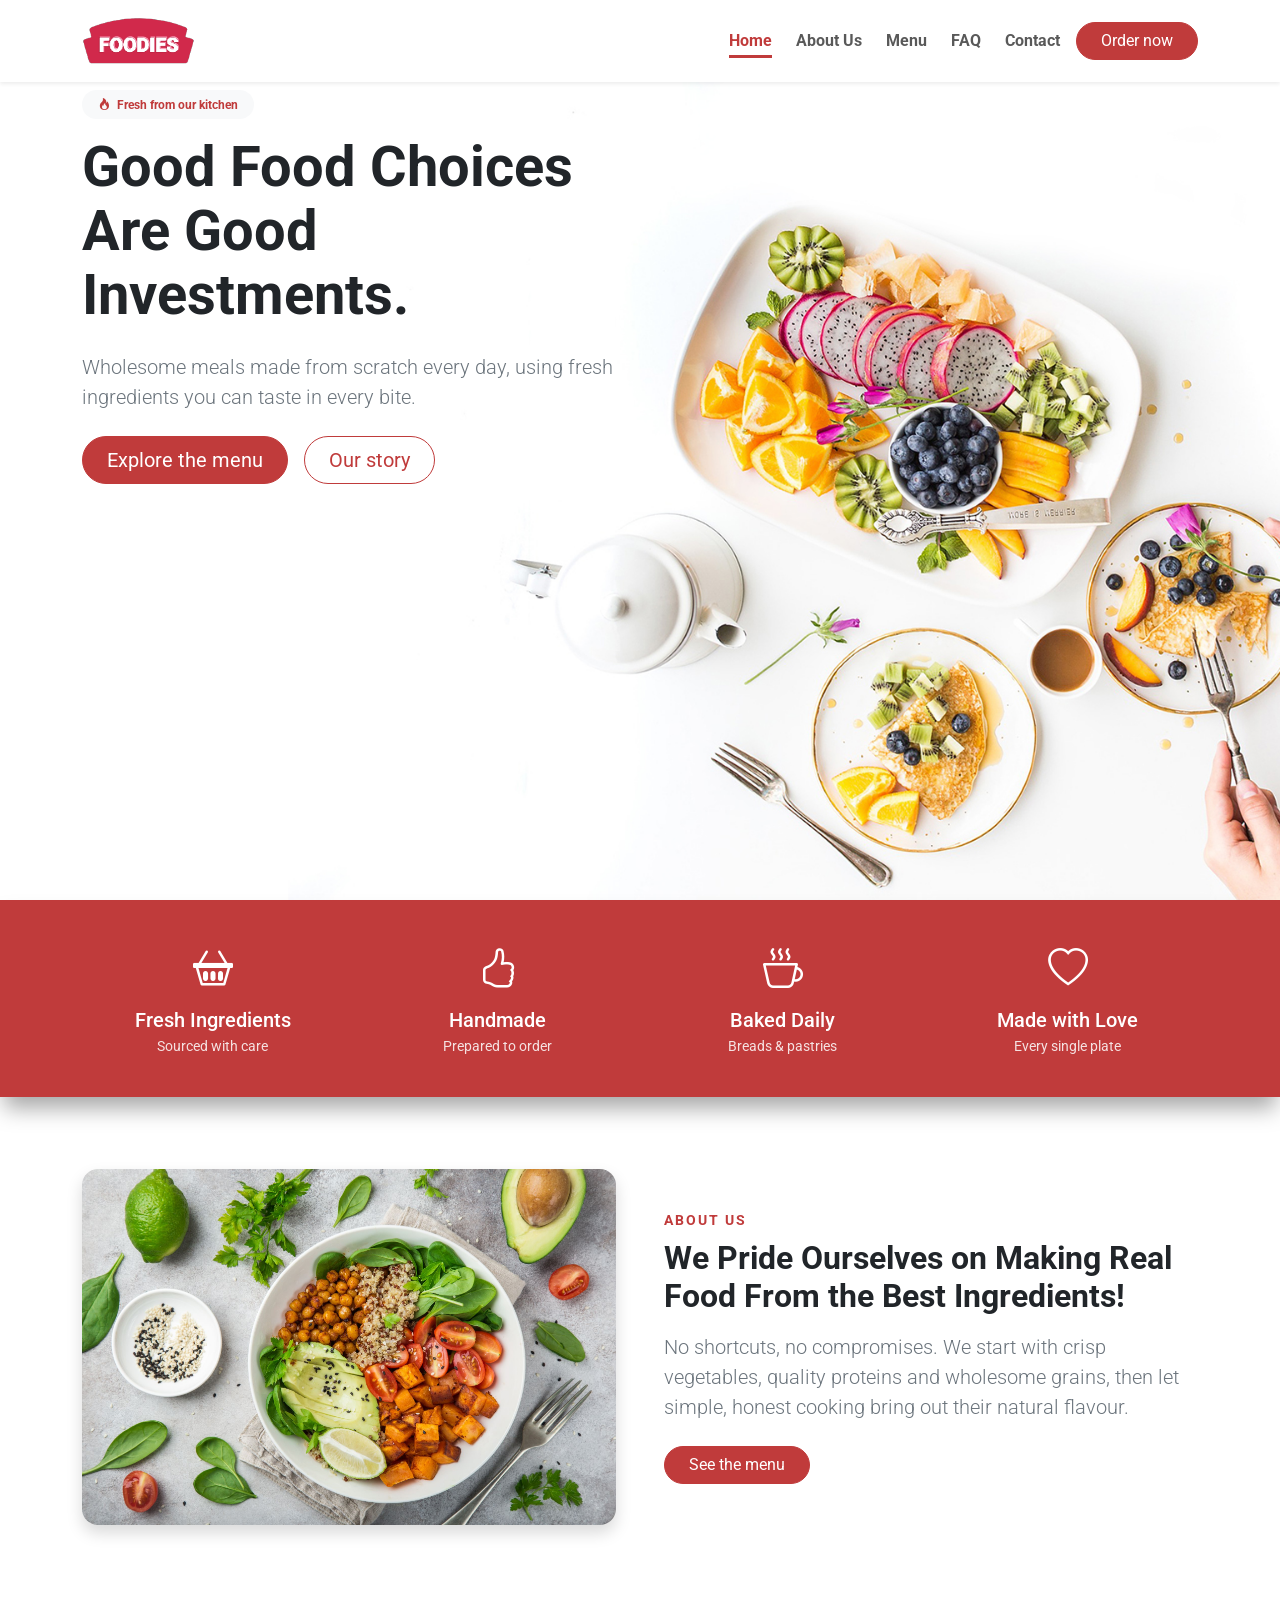
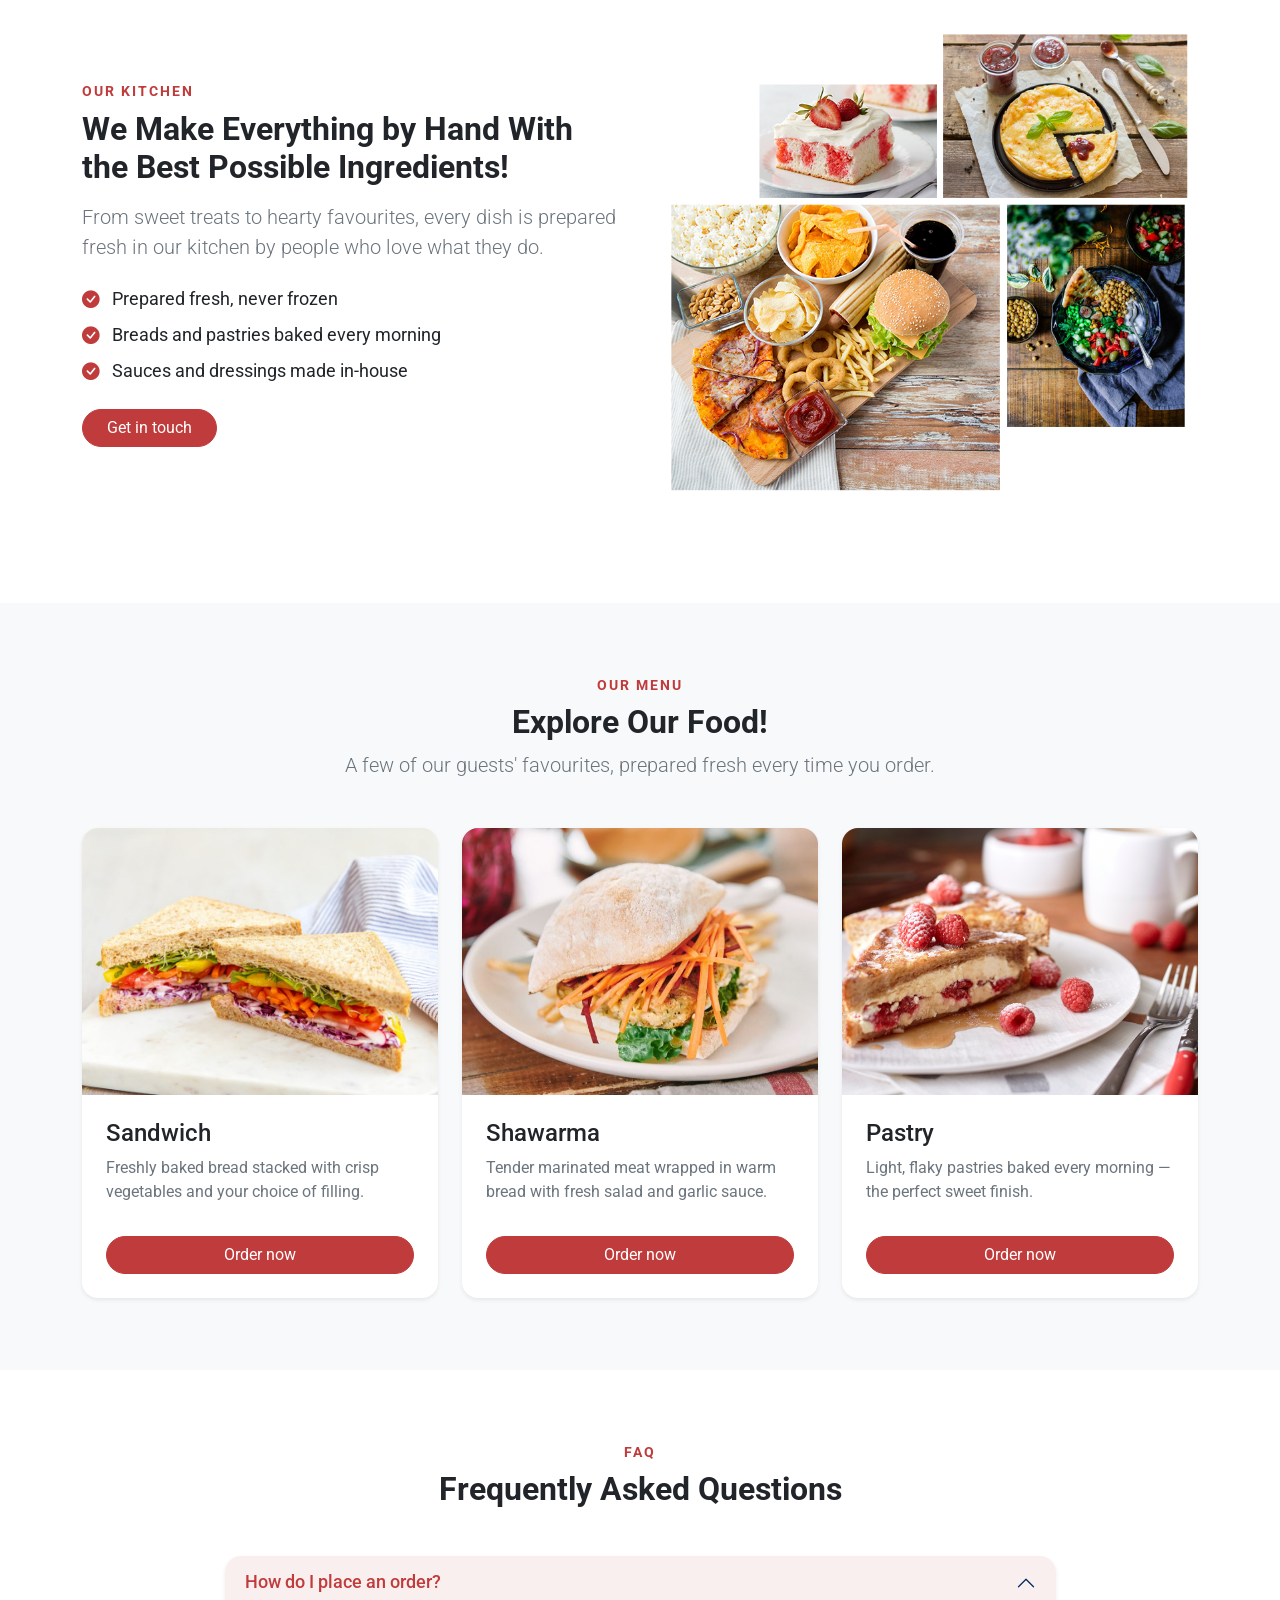
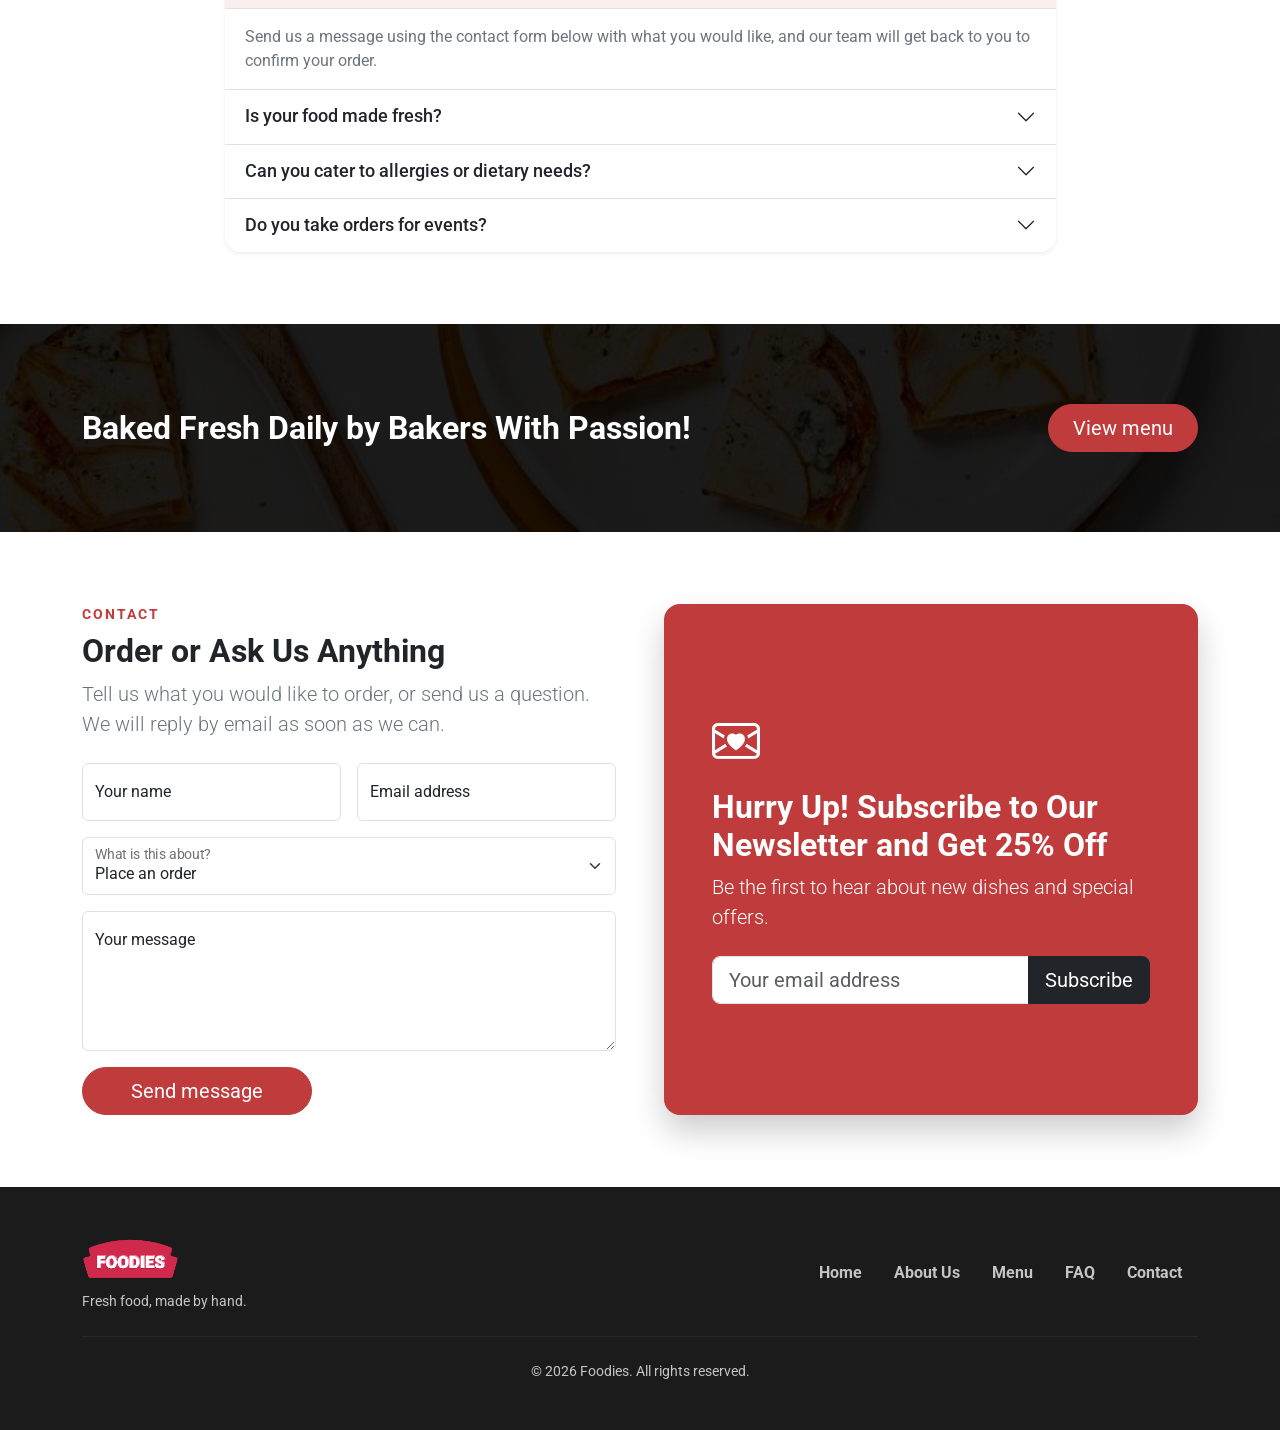
<file: foodies/index.html>
<!DOCTYPE html>
<html lang="en">
<head>
    <meta charset="UTF-8">
    <meta name="viewport" content="width=device-width, initial-scale=1.0">
    <title>Foodies | Fresh Food, Made by Hand</title>
    <meta name="description" content="Foodies serves fresh, handmade sandwiches, shawarma and pastries baked daily from quality ingredients.">
    <link rel="icon" href="media/cropped-fillmore-inn-favicon02.png" type="image/png">
    <link rel="stylesheet" href="bootstrap-5.3.2-dist/css/bootstrap.min.css">
    <link rel="stylesheet" href="https://cdn.jsdelivr.net/npm/bootstrap-icons@1.11.3/font/bootstrap-icons.min.css">
    <link rel="stylesheet" href="style.css">
</head>
<body data-bs-spy="scroll" data-bs-target="#mainNav" data-bs-offset="90" tabindex="0">

<!-- header section start -->
<header class="header" id="home">
    <nav class="navbar navbar-expand-lg fixed-top shadow-sm" id="mainNav">
        <div class="container">
            <a class="navbar-brand" href="#home">
                <img src="media/logo.png" class="bglogo" alt="Foodies">
            </a>
            <button class="navbar-toggler" type="button" data-bs-toggle="collapse" data-bs-target="#navbarNav" aria-controls="navbarNav" aria-expanded="false" aria-label="Toggle navigation">
                <span class="navbar-toggler-icon"></span>
            </button>
            <div class="collapse navbar-collapse" id="navbarNav">
                <ul class="navbar-nav ms-auto align-items-lg-center gap-lg-2">
                    <li class="nav-item"><a class="nav-link" href="#home">Home</a></li>
                    <li class="nav-item"><a class="nav-link" href="#about">About Us</a></li>
                    <li class="nav-item"><a class="nav-link" href="#menu">Menu</a></li>
                    <li class="nav-item"><a class="nav-link" href="#faq">FAQ</a></li>
                    <li class="nav-item"><a class="nav-link" href="#contact">Contact</a></li>
                    <li class="nav-item mt-2 mt-lg-0">
                        <a href="#contact" class="btn btn-brand rounded-pill px-4">Order now</a>
                    </li>
                </ul>
            </div>
        </div>
    </nav>

    <div class="container h-100">
        <div class="row h-100 align-items-center">
            <div class="col-lg-6 col-md-8 hero-content">
                <span class="badge rounded-pill text-bg-light text-brand mb-3 px-3 py-2">
                    <i class="bi bi-fire me-1"></i> Fresh from our kitchen
                </span>
                <h1 class="display-4 fw-bold">Good Food Choices Are Good Investments.</h1>
                <p class="lead text-secondary my-4">Wholesome meals made from scratch every day, using fresh ingredients you can taste in every bite.</p>
                <div class="d-flex flex-wrap gap-3">
                    <a href="#menu" class="btn btn-brand btn-lg rounded-pill px-4">Explore the menu</a>
                    <a href="#about" class="btn btn-outline-brand btn-lg rounded-pill px-4">Our story</a>
                </div>
            </div>
        </div>
    </div>
</header>
<!-- header section end -->

<main>
    <!-- highlights section start -->
    <section class="highlights">
        <div class="container">
            <div class="row row-cols-2 row-cols-md-4 g-4 text-center">
                <div class="col">
                    <i class="bi bi-basket2 fs-1"></i>
                    <h3 class="h5 mt-2 mb-1">Fresh Ingredients</h3>
                    <p class="small mb-0">Sourced with care</p>
                </div>
                <div class="col">
                    <i class="bi bi-hand-thumbs-up fs-1"></i>
                    <h3 class="h5 mt-2 mb-1">Handmade</h3>
                    <p class="small mb-0">Prepared to order</p>
                </div>
                <div class="col">
                    <i class="bi bi-cup-hot fs-1"></i>
                    <h3 class="h5 mt-2 mb-1">Baked Daily</h3>
                    <p class="small mb-0">Breads &amp; pastries</p>
                </div>
                <div class="col">
                    <i class="bi bi-heart fs-1"></i>
                    <h3 class="h5 mt-2 mb-1">Made with Love</h3>
                    <p class="small mb-0">Every single plate</p>
                </div>
            </div>
        </div>
    </section>
    <!-- highlights section end -->

    <!-- about section start -->
    <section class="py-5" id="about">
        <div class="container py-lg-4">
            <div class="row align-items-center g-5">
                <div class="col-lg-6">
                    <img src="media/img-1.png" alt="Bowl of quinoa, roasted chickpeas, avocado, sweet potato and tomatoes" class="img-fluid rounded-4 shadow about-img">
                </div>
                <div class="col-lg-6">
                    <p class="section-label">About us</p>
                    <h2 class="fw-bold mb-3">We Pride Ourselves on Making Real Food From the Best Ingredients!</h2>
                    <p class="lead text-secondary">No shortcuts, no compromises. We start with crisp vegetables, quality proteins and wholesome grains, then let simple, honest cooking bring out their natural flavour.</p>
                    <a href="#menu" class="btn btn-brand rounded-pill px-4 mt-2">See the menu</a>
                </div>
            </div>

            <div class="row align-items-center g-5 mt-4 flex-lg-row-reverse">
                <div class="col-lg-6">
                    <img src="media/img-2.png" alt="A selection of cake, quiche, burger, pizza and a fresh salad" class="img-fluid">
                </div>
                <div class="col-lg-6">
                    <p class="section-label">Our kitchen</p>
                    <h2 class="fw-bold mb-3">We Make Everything by Hand With the Best Possible Ingredients!</h2>
                    <p class="lead text-secondary">From sweet treats to hearty favourites, every dish is prepared fresh in our kitchen by people who love what they do.</p>
                    <ul class="list-unstyled check-list my-4">
                        <li><i class="bi bi-check-circle-fill"></i> Prepared fresh, never frozen</li>
                        <li><i class="bi bi-check-circle-fill"></i> Breads and pastries baked every morning</li>
                        <li><i class="bi bi-check-circle-fill"></i> Sauces and dressings made in-house</li>
                    </ul>
                    <a href="#contact" class="btn btn-brand rounded-pill px-4">Get in touch</a>
                </div>
            </div>
        </div>
    </section>
    <!-- about section end -->

    <!-- menu section start -->
    <section class="py-5 bg-light" id="menu">
        <div class="container py-lg-4">
            <div class="text-center mx-auto mb-5 section-intro">
                <p class="section-label">Our menu</p>
                <h2 class="fw-bold">Explore Our Food!</h2>
                <p class="lead text-secondary">A few of our guests' favourites, prepared fresh every time you order.</p>
            </div>
            <div class="row g-4">
                <div class="col-md-6 col-lg-4">
                    <div class="card menu-card h-100 border-0 shadow-sm">
                        <div class="ratio ratio-4x3">
                            <img src="media/img-3.jpg" class="card-img-top object-fit-cover" alt="Sandwich">
                        </div>
                        <div class="card-body p-4">
                            <h3 class="h4 card-title">Sandwich</h3>
                            <p class="card-text text-secondary">Freshly baked bread stacked with crisp vegetables and your choice of filling.</p>
                        </div>
                        <div class="card-footer bg-transparent border-0 px-4 pb-4">
                            <a href="#contact" class="btn btn-brand rounded-pill w-100">Order now</a>
                        </div>
                    </div>
                </div>
                <div class="col-md-6 col-lg-4">
                    <div class="card menu-card h-100 border-0 shadow-sm">
                        <div class="ratio ratio-4x3">
                            <img src="media/img-4.jpg" class="card-img-top object-fit-cover" alt="Shawarma">
                        </div>
                        <div class="card-body p-4">
                            <h3 class="h4 card-title">Shawarma</h3>
                            <p class="card-text text-secondary">Tender marinated meat wrapped in warm bread with fresh salad and garlic sauce.</p>
                        </div>
                        <div class="card-footer bg-transparent border-0 px-4 pb-4">
                            <a href="#contact" class="btn btn-brand rounded-pill w-100">Order now</a>
                        </div>
                    </div>
                </div>
                <div class="col-md-6 col-lg-4 mx-md-auto">
                    <div class="card menu-card h-100 border-0 shadow-sm">
                        <div class="ratio ratio-4x3">
                            <img src="media/img-5.jpg" class="card-img-top object-fit-cover" alt="Pastry">
                        </div>
                        <div class="card-body p-4">
                            <h3 class="h4 card-title">Pastry</h3>
                            <p class="card-text text-secondary">Light, flaky pastries baked every morning — the perfect sweet finish.</p>
                        </div>
                        <div class="card-footer bg-transparent border-0 px-4 pb-4">
                            <a href="#contact" class="btn btn-brand rounded-pill w-100">Order now</a>
                        </div>
                    </div>
                </div>
            </div>
        </div>
    </section>
    <!-- menu section end -->

    <!-- faq section start -->
    <section class="py-5" id="faq">
        <div class="container py-lg-4">
            <div class="text-center mx-auto mb-5 section-intro">
                <p class="section-label">FAQ</p>
                <h2 class="fw-bold">Frequently Asked Questions</h2>
            </div>
            <div class="row justify-content-center">
                <div class="col-lg-9">
                    <div class="accordion accordion-flush shadow-sm rounded-4 overflow-hidden" id="faqAccordion">
                        <div class="accordion-item">
                            <h3 class="accordion-header">
                                <button class="accordion-button" type="button" data-bs-toggle="collapse" data-bs-target="#faq1" aria-expanded="true" aria-controls="faq1">
                                    How do I place an order?
                                </button>
                            </h3>
                            <div id="faq1" class="accordion-collapse collapse show" data-bs-parent="#faqAccordion">
                                <div class="accordion-body text-secondary">Send us a message using the contact form below with what you would like, and our team will get back to you to confirm your order.</div>
                            </div>
                        </div>
                        <div class="accordion-item">
                            <h3 class="accordion-header">
                                <button class="accordion-button collapsed" type="button" data-bs-toggle="collapse" data-bs-target="#faq2" aria-expanded="false" aria-controls="faq2">
                                    Is your food made fresh?
                                </button>
                            </h3>
                            <div id="faq2" class="accordion-collapse collapse" data-bs-parent="#faqAccordion">
                                <div class="accordion-body text-secondary">Yes. Everything is prepared by hand in our kitchen, and our breads and pastries are baked fresh every day.</div>
                            </div>
                        </div>
                        <div class="accordion-item">
                            <h3 class="accordion-header">
                                <button class="accordion-button collapsed" type="button" data-bs-toggle="collapse" data-bs-target="#faq3" aria-expanded="false" aria-controls="faq3">
                                    Can you cater to allergies or dietary needs?
                                </button>
                            </h3>
                            <div id="faq3" class="accordion-collapse collapse" data-bs-parent="#faqAccordion">
                                <div class="accordion-body text-secondary">Let us know about any allergies or dietary requirements in your message and we will do our best to accommodate you.</div>
                            </div>
                        </div>
                        <div class="accordion-item">
                            <h3 class="accordion-header">
                                <button class="accordion-button collapsed" type="button" data-bs-toggle="collapse" data-bs-target="#faq4" aria-expanded="false" aria-controls="faq4">
                                    Do you take orders for events?
                                </button>
                            </h3>
                            <div id="faq4" class="accordion-collapse collapse" data-bs-parent="#faqAccordion">
                                <div class="accordion-body text-secondary">We love feeding a crowd. Tell us about your event, the number of guests and the date, and we will get in touch to plan the menu with you.</div>
                            </div>
                        </div>
                    </div>
                </div>
            </div>
        </div>
    </section>
    <!-- faq section end -->

    <!-- banner section start -->
    <section class="banner">
        <div class="container">
            <div class="row align-items-center g-4 text-center text-lg-start">
                <div class="col-lg-8">
                    <h2 class="fw-bold text-white mb-0">Baked Fresh Daily by Bakers With Passion!</h2>
                </div>
                <div class="col-lg-4 text-lg-end">
                    <a href="#menu" class="btn btn-brand btn-lg rounded-pill px-4">View menu</a>
                </div>
            </div>
        </div>
    </section>
    <!-- banner section end -->

    <!-- contact section start -->
    <section class="py-5" id="contact">
        <div class="container py-lg-4">
            <div class="row g-5">
                <div class="col-lg-6">
                    <p class="section-label">Contact</p>
                    <h2 class="fw-bold">Order or Ask Us Anything</h2>
                    <p class="lead text-secondary mb-4">Tell us what you would like to order, or send us a question. We will reply by email as soon as we can.</p>
                    <form name="contact" method="POST" action="/thank-you" data-netlify="true" netlify-honeypot="bot-field" class="row g-3">
                        <input type="hidden" name="form-name" value="contact">
                        <p class="d-none"><label>Leave this empty: <input name="bot-field"></label></p>
                        <div class="col-md-6 form-floating">
                            <input type="text" class="form-control" id="contactName" name="name" placeholder="Your name" required>
                            <label for="contactName" class="ms-2">Your name</label>
                        </div>
                        <div class="col-md-6 form-floating">
                            <input type="email" class="form-control" id="contactEmail" name="email" placeholder="you@example.com" required>
                            <label for="contactEmail" class="ms-2">Email address</label>
                        </div>
                        <div class="col-12 form-floating">
                            <select class="form-select" id="contactTopic" name="topic">
                                <option value="Order">Place an order</option>
                                <option value="Event">Event or catering</option>
                                <option value="Question">General question</option>
                            </select>
                            <label for="contactTopic" class="ms-2">What is this about?</label>
                        </div>
                        <div class="col-12 form-floating">
                            <textarea class="form-control message-box" id="contactMessage" name="message" placeholder="Your message" required></textarea>
                            <label for="contactMessage" class="ms-2">Your message</label>
                        </div>
                        <div class="col-12">
                            <button type="submit" class="btn btn-brand btn-lg rounded-pill px-5">Send message</button>
                        </div>
                    </form>
                </div>
                <div class="col-lg-6">
                    <div class="newsletter rounded-4 p-4 p-md-5 h-100 d-flex flex-column justify-content-center">
                        <i class="bi bi-envelope-heart display-5 mb-3"></i>
                        <h2 class="fw-bold">Hurry Up! Subscribe to Our Newsletter and Get 25% Off</h2>
                        <p class="lead mb-4">Be the first to hear about new dishes and special offers.</p>
                        <form name="newsletter" method="POST" action="/thank-you" data-netlify="true" netlify-honeypot="bot-field">
                            <input type="hidden" name="form-name" value="newsletter">
                            <p class="d-none"><label>Leave this empty: <input name="bot-field"></label></p>
                            <label for="newsletterEmail" class="visually-hidden">Email address</label>
                            <div class="input-group input-group-lg">
                                <input type="email" class="form-control" id="newsletterEmail" name="email" placeholder="Your email address" required>
                                <button type="submit" class="btn btn-dark">Subscribe</button>
                            </div>
                        </form>
                    </div>
                </div>
            </div>
        </div>
    </section>
    <!-- contact section end -->
</main>

<!-- footer section start -->
<footer class="footer py-5">
    <div class="container">
        <div class="row g-4 align-items-center">
            <div class="col-md-4 text-center text-md-start">
                <img src="media/logo.png" alt="Foodies" class="footer-logo mb-2">
                <p class="mb-0 small">Fresh food, made by hand.</p>
            </div>
            <div class="col-md-8">
                <ul class="nav justify-content-center justify-content-md-end">
                    <li class="nav-item"><a href="#home" class="nav-link">Home</a></li>
                    <li class="nav-item"><a href="#about" class="nav-link">About Us</a></li>
                    <li class="nav-item"><a href="#menu" class="nav-link">Menu</a></li>
                    <li class="nav-item"><a href="#faq" class="nav-link">FAQ</a></li>
                    <li class="nav-item"><a href="#contact" class="nav-link">Contact</a></li>
                </ul>
            </div>
        </div>
        <hr class="my-4">
        <p class="text-center small mb-0">&copy; 2026 Foodies. All rights reserved.</p>
    </div>
</footer>
<!-- footer section end -->

<script src="bootstrap-5.3.2-dist/js/bootstrap.bundle.min.js"></script>
</body>
</html>
</file>
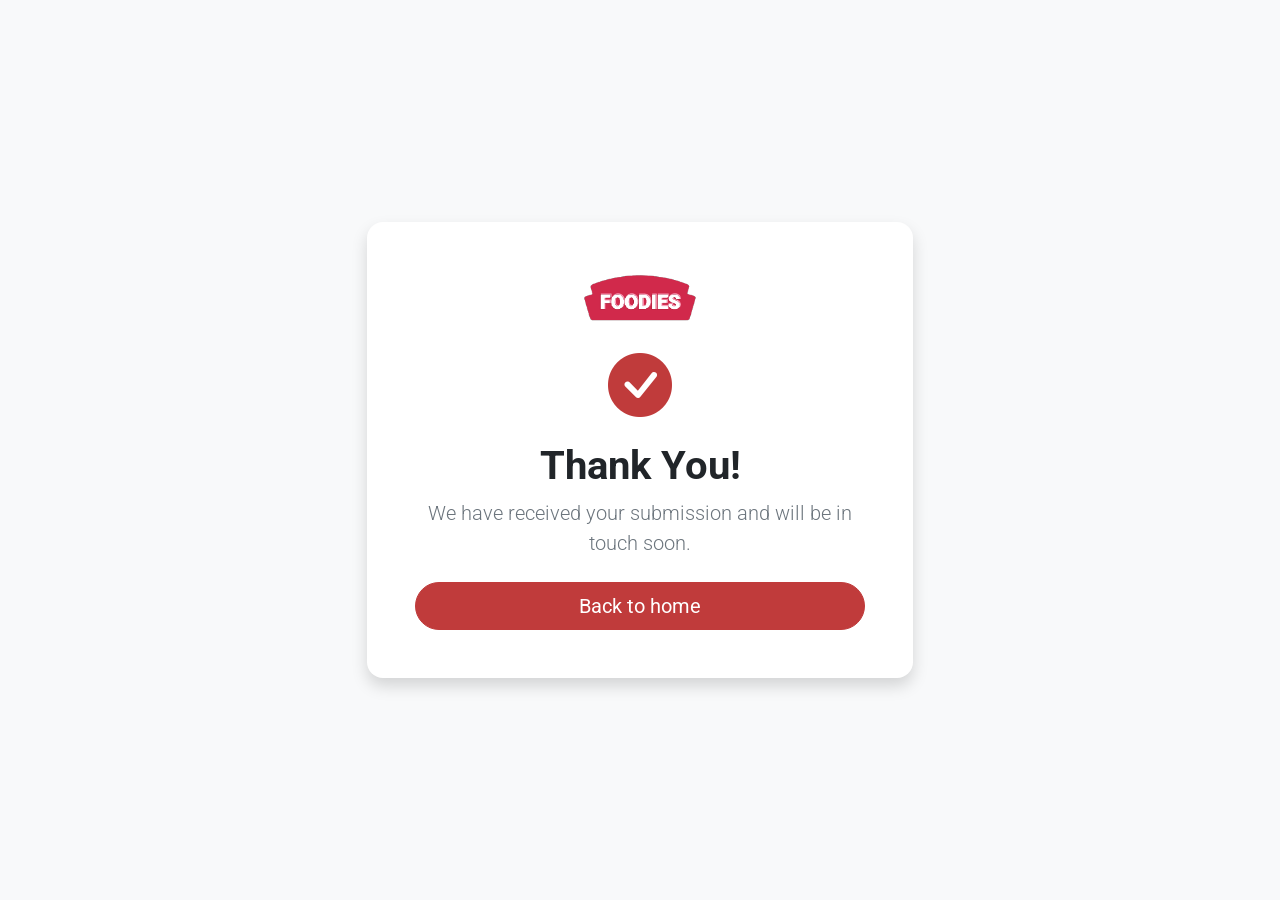
<file: foodies/thank-you.html>
<!DOCTYPE html>
<html lang="en">
<head>
    <meta charset="UTF-8">
    <meta name="viewport" content="width=device-width, initial-scale=1.0">
    <title>Thank You | Foodies</title>
    <link rel="icon" href="media/cropped-fillmore-inn-favicon02.png" type="image/png">
    <link rel="stylesheet" href="bootstrap-5.3.2-dist/css/bootstrap.min.css">
    <link rel="stylesheet" href="https://cdn.jsdelivr.net/npm/bootstrap-icons@1.11.3/font/bootstrap-icons.min.css">
    <link rel="stylesheet" href="style.css">
</head>
<body class="bg-light">
<main class="min-vh-100 d-flex align-items-center">
    <div class="container">
        <div class="row justify-content-center">
            <div class="col-md-8 col-lg-6">
                <div class="card border-0 shadow rounded-4 text-center p-4 p-md-5">
                    <img src="media/logo.png" alt="Foodies" class="bglogo mx-auto mb-4">
                    <i class="bi bi-check-circle-fill display-3 text-brand"></i>
                    <h1 class="fw-bold mt-3">Thank You!</h1>
                    <p class="lead text-secondary">We have received your submission and will be in touch soon.</p>
                    <a href="/" class="btn btn-brand btn-lg rounded-pill px-4 mt-2">Back to home</a>
                </div>
            </div>
        </div>
    </div>
</main>
</body>
</html>
</file>
<file: foodies/style.css>
@import url('https://fonts.googleapis.com/css2?family=Roboto:wght@300;400;500;700;900&display=swap');

:root{
    --brand: rgb(192, 59, 59);
    --brand-dark: rgb(160, 42, 42);
    --bs-body-font-family: 'Roboto', sans-serif;
}
html{
    scroll-behavior: smooth;
    scroll-padding-top: 90px;
}
body{
    font-family: 'Roboto', sans-serif;
}

/* brand helpers */
.text-brand{
    color: var(--brand) !important;
}
.btn-brand{
    --bs-btn-color: #fff;
    --bs-btn-bg: var(--brand);
    --bs-btn-border-color: var(--brand);
    --bs-btn-hover-color: #fff;
    --bs-btn-hover-bg: var(--brand-dark);
    --bs-btn-hover-border-color: var(--brand-dark);
    --bs-btn-active-bg: var(--brand-dark);
    --bs-btn-active-border-color: var(--brand-dark);
    --bs-btn-focus-shadow-rgb: 192, 59, 59;
}
.btn-outline-brand{
    --bs-btn-color: var(--brand);
    --bs-btn-border-color: var(--brand);
    --bs-btn-hover-color: #fff;
    --bs-btn-hover-bg: var(--brand);
    --bs-btn-hover-border-color: var(--brand);
    --bs-btn-active-color: #fff;
    --bs-btn-active-bg: var(--brand-dark);
    --bs-btn-focus-shadow-rgb: 192, 59, 59;
}
.section-label{
    color: var(--brand);
    font-weight: 700;
    text-transform: uppercase;
    letter-spacing: 2px;
    font-size: 0.85rem;
    margin-bottom: 0.5rem;
}
.section-intro{
    max-width: 640px;
}

/* header start */
.navbar{
    background-color: rgba(255, 255, 255, 0.95);
    backdrop-filter: blur(6px);
}
.bglogo{
    height: 56px;
}
.nav-link{
    font-weight: 700;
    position: relative;
}
.navbar .nav-link::after{
    content: '';
    position: absolute;
    left: 0.5rem;
    right: 0.5rem;
    bottom: 0.2rem;
    height: 3px;
    background: var(--brand);
    transform: scaleX(0);
    transition: transform 0.3s ease;
}
.navbar .nav-link:hover::after,
.navbar .nav-link.active::after{
    transform: scaleX(1);
}
.navbar .nav-link.active{
    color: var(--brand);
}
.header{
    background: url(media/bg-1.jpg) center / cover no-repeat;
    min-height: 100vh;
    padding-top: 90px;
}
.header > .container{
    min-height: calc(100vh - 90px);
}
.hero-content h1{
    line-height: 1.15;
}
/* header end */

/* highlights start */
.highlights{
    background-color: var(--brand);
    color: #fff;
    padding: 2.5rem 0;
    box-shadow: 0 15px 21px -4px rgba(0, 0, 0, 0.35);
    position: relative;
}
.highlights p{
    opacity: 0.85;
}
/* highlights end */

/* about start */
.about-img{
    max-height: 420px;
    width: 100%;
    object-fit: cover;
}
.check-list li{
    margin-bottom: 0.6rem;
    font-size: 1.1rem;
}
.check-list i{
    color: var(--brand);
    margin-right: 0.5rem;
}
/* about end */

/* menu start */
.menu-card{
    border-radius: 1rem;
    overflow: hidden;
    transition: transform 0.3s ease, box-shadow 0.3s ease;
}
.menu-card img{
    transition: transform 0.5s ease;
}
.menu-card:hover{
    transform: translateY(-6px);
    box-shadow: 0 1rem 2rem rgba(0, 0, 0, 0.15) !important;
}
.menu-card:hover img{
    transform: scale(1.05);
}
/* menu end */

/* faq start */
.accordion{
    --bs-accordion-active-color: var(--brand);
    --bs-accordion-active-bg: rgba(192, 59, 59, 0.08);
    --bs-accordion-btn-focus-box-shadow: 0 0 0 0.25rem rgba(192, 59, 59, 0.25);
}
.accordion-button{
    font-weight: 500;
    font-size: 1.1rem;
}
/* faq end */

/* banner start */
.banner{
    background: linear-gradient(rgba(0, 0, 0, 0.55), rgba(0, 0, 0, 0.55)), url(media/bg-3.jpg) center / cover no-repeat;
    padding: 5rem 0;
}
/* banner end */

/* contact start */
.form-control:focus,
.form-select:focus{
    border-color: var(--brand);
    box-shadow: 0 0 0 0.25rem rgba(192, 59, 59, 0.2);
}
.message-box{
    height: 140px !important;
}
.newsletter{
    background-color: var(--brand);
    color: #fff;
    box-shadow: 0 1rem 2rem rgba(0, 0, 0, 0.2);
}
/* contact end */

/* footer start */
.footer{
    background-color: #1b1b1b;
    color: rgba(255, 255, 255, 0.75);
}
.footer-logo{
    height: 48px;
}
.footer .nav-link{
    color: rgba(255, 255, 255, 0.75);
}
.footer .nav-link:hover{
    color: #fff;
}
.footer hr{
    border-color: rgba(255, 255, 255, 0.2);
}
/* footer end */

@media (max-width: 767.98px){
    .header{
        background-position: 70% center;
    }
    .hero-content{
        background-color: rgba(255, 255, 255, 0.85);
        border-radius: 1rem;
        padding: 1.5rem;
    }
}
</file>
